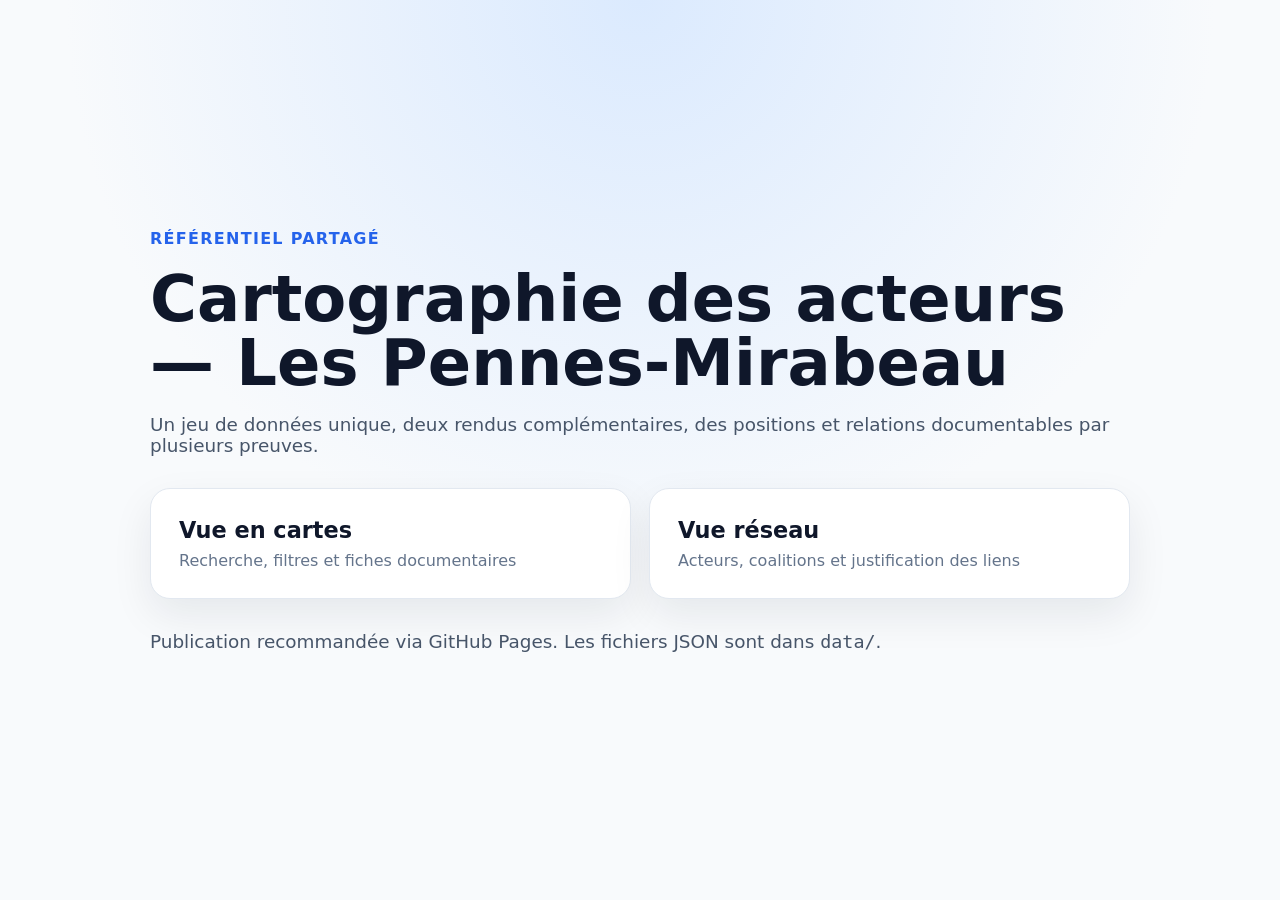
<file: index.html>
<!doctype html><html lang="fr"><head><meta charset="utf-8"><meta name="viewport" content="width=device-width,initial-scale=1"><title>Les Pennes-Mirabeau</title><link rel="stylesheet" href="assets/css/common.css"></head><body><main class="landing"><div class="hero"><span class="eyebrow">Référentiel partagé</span><h1>Cartographie des acteurs — Les Pennes-Mirabeau</h1><p>Un jeu de données unique, deux rendus complémentaires, des positions et relations documentables par plusieurs preuves.</p><div class="choices"><a class="choice" href="apps/cards/"><strong>Vue en cartes</strong><span>Recherche, filtres et fiches documentaires</span></a><a class="choice" href="apps/network/"><strong>Vue réseau</strong><span>Acteurs, coalitions et justification des liens</span></a></div><p class="notice">Publication recommandée via GitHub Pages. Les fichiers JSON sont dans <code>data/</code>.</p></div></main></body></html>
</file>
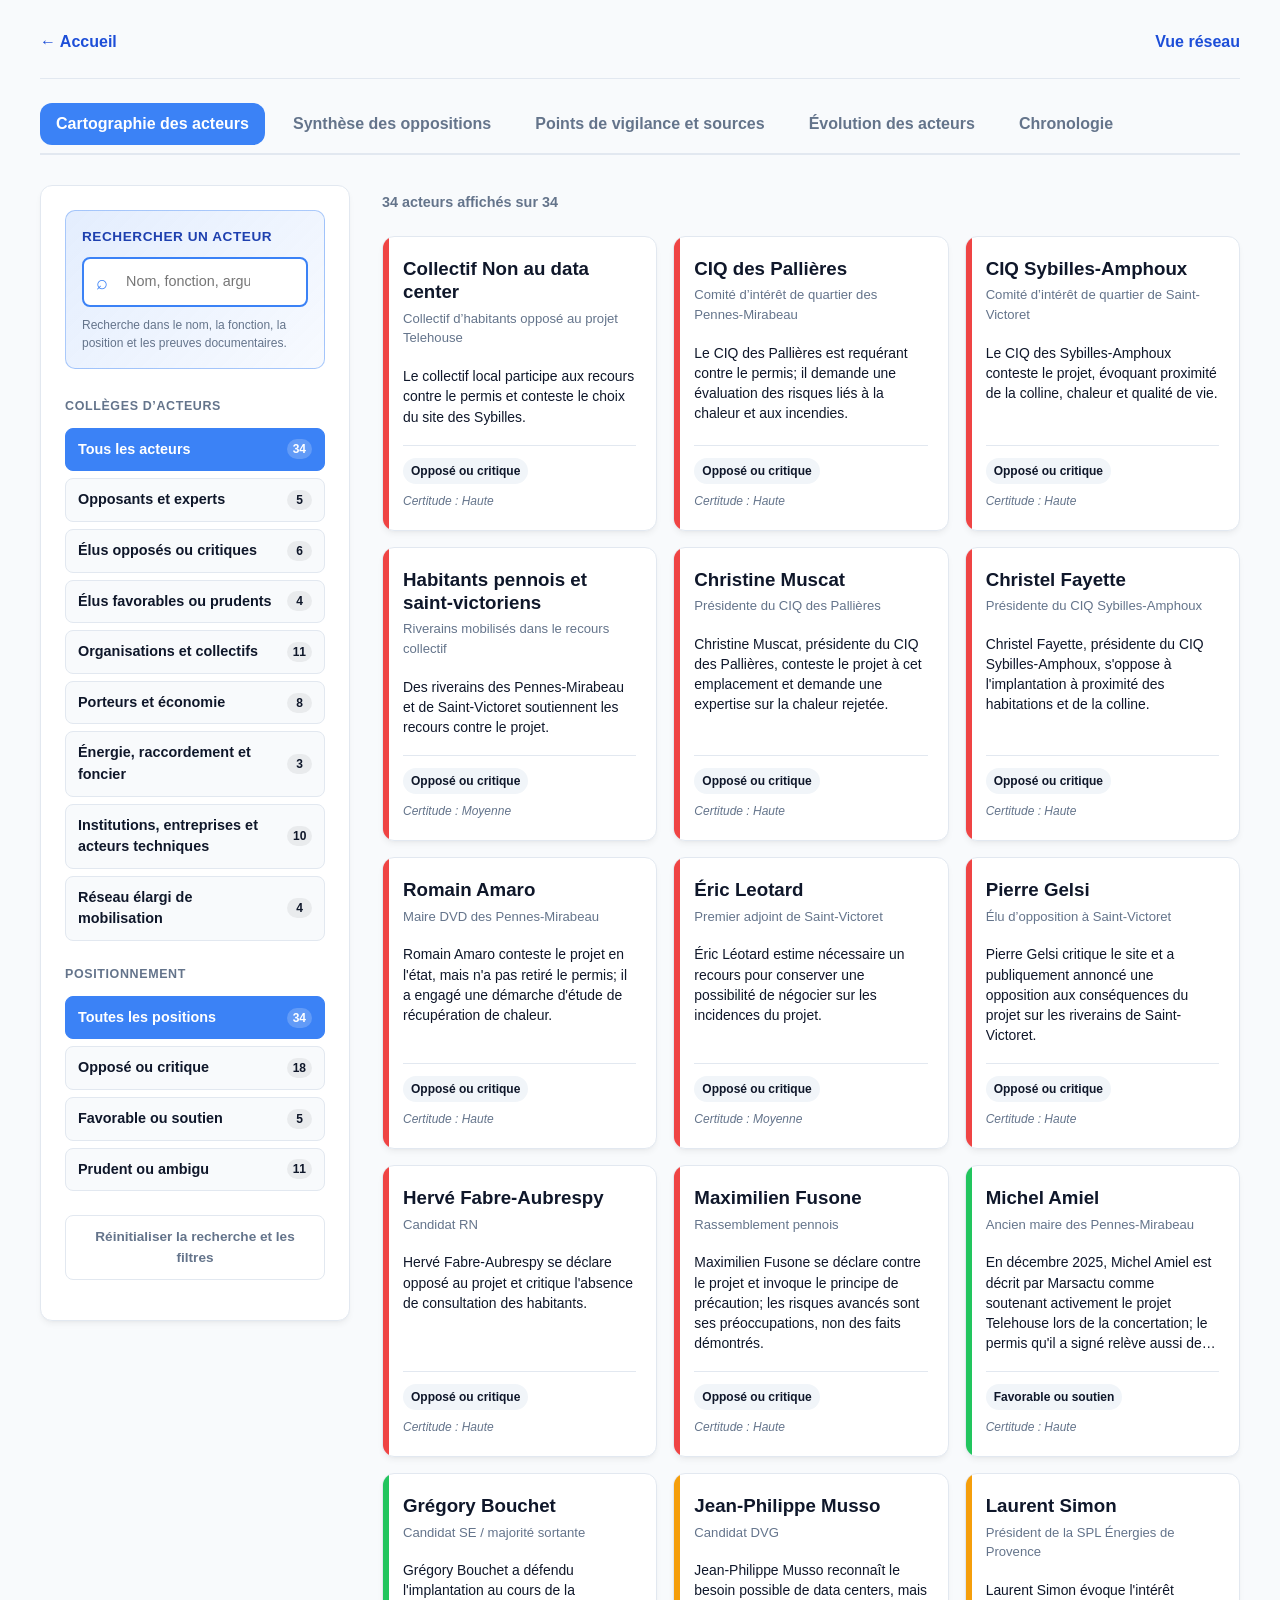
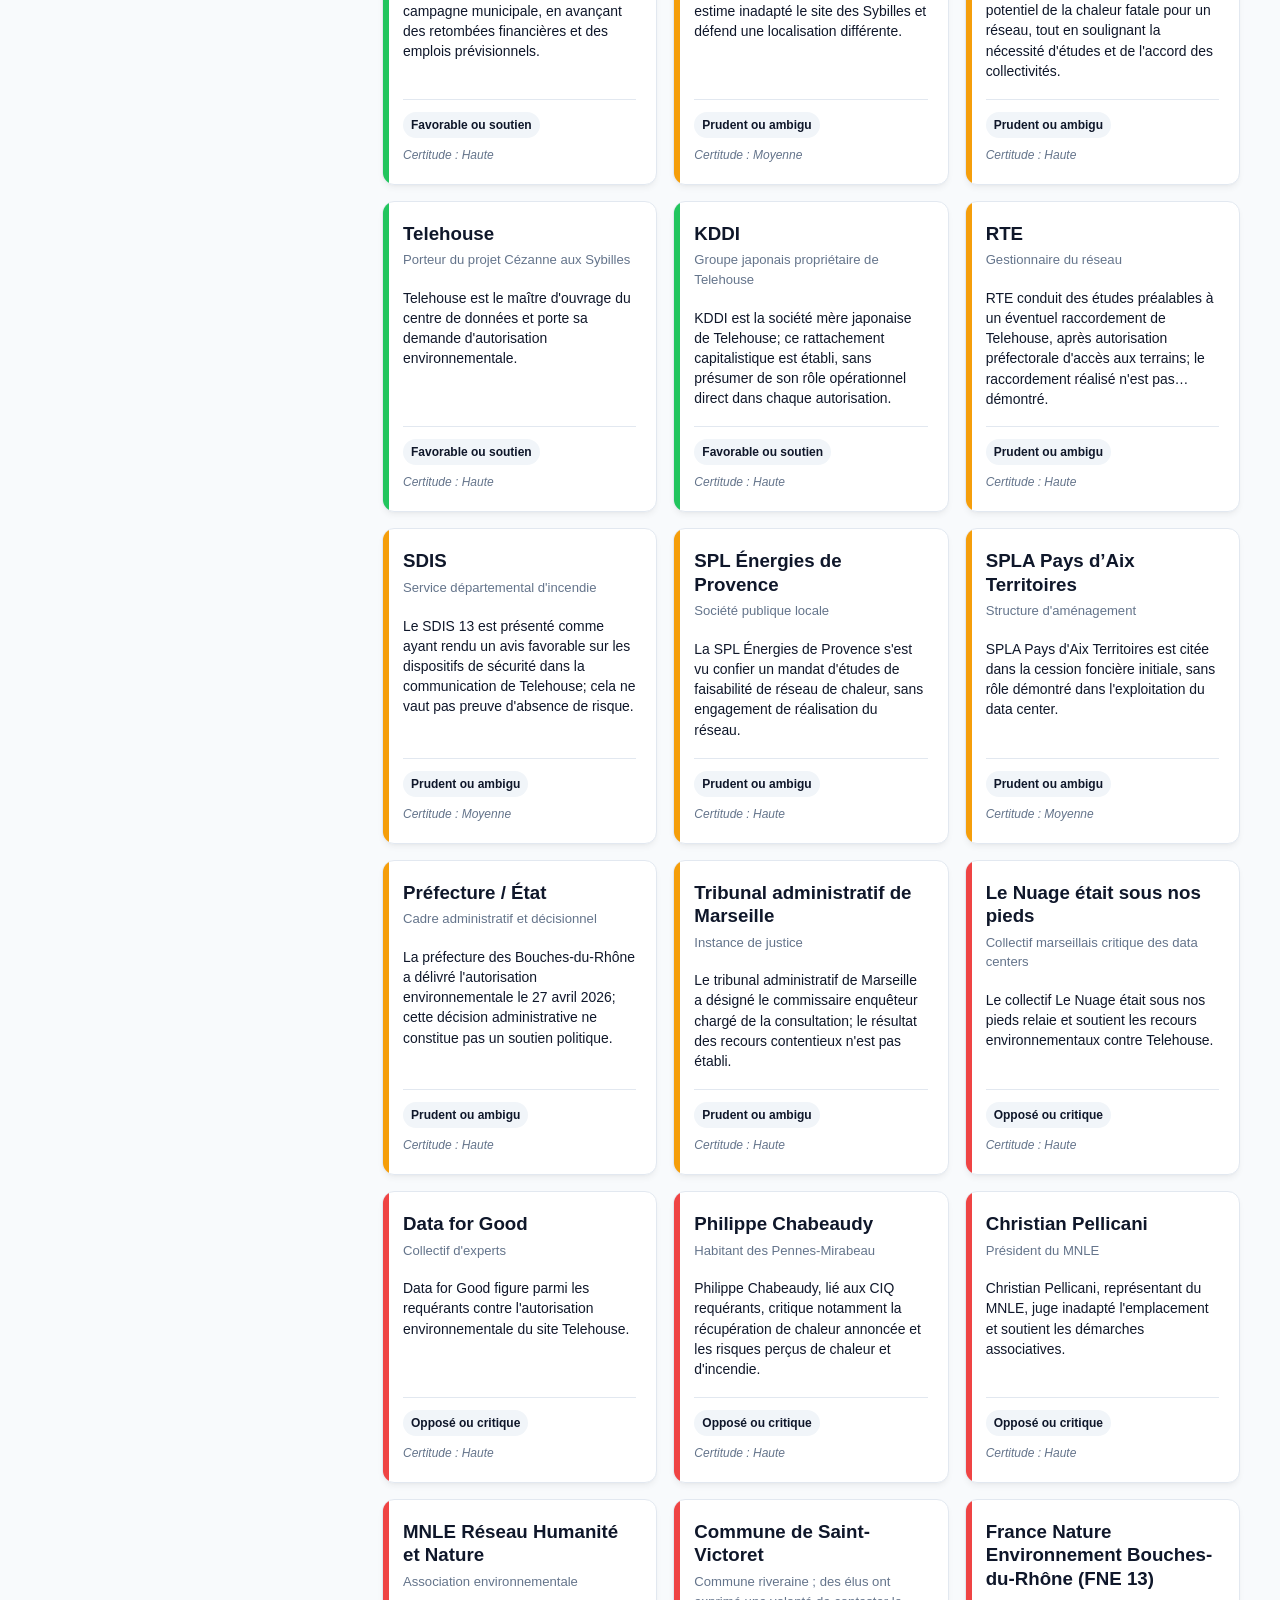
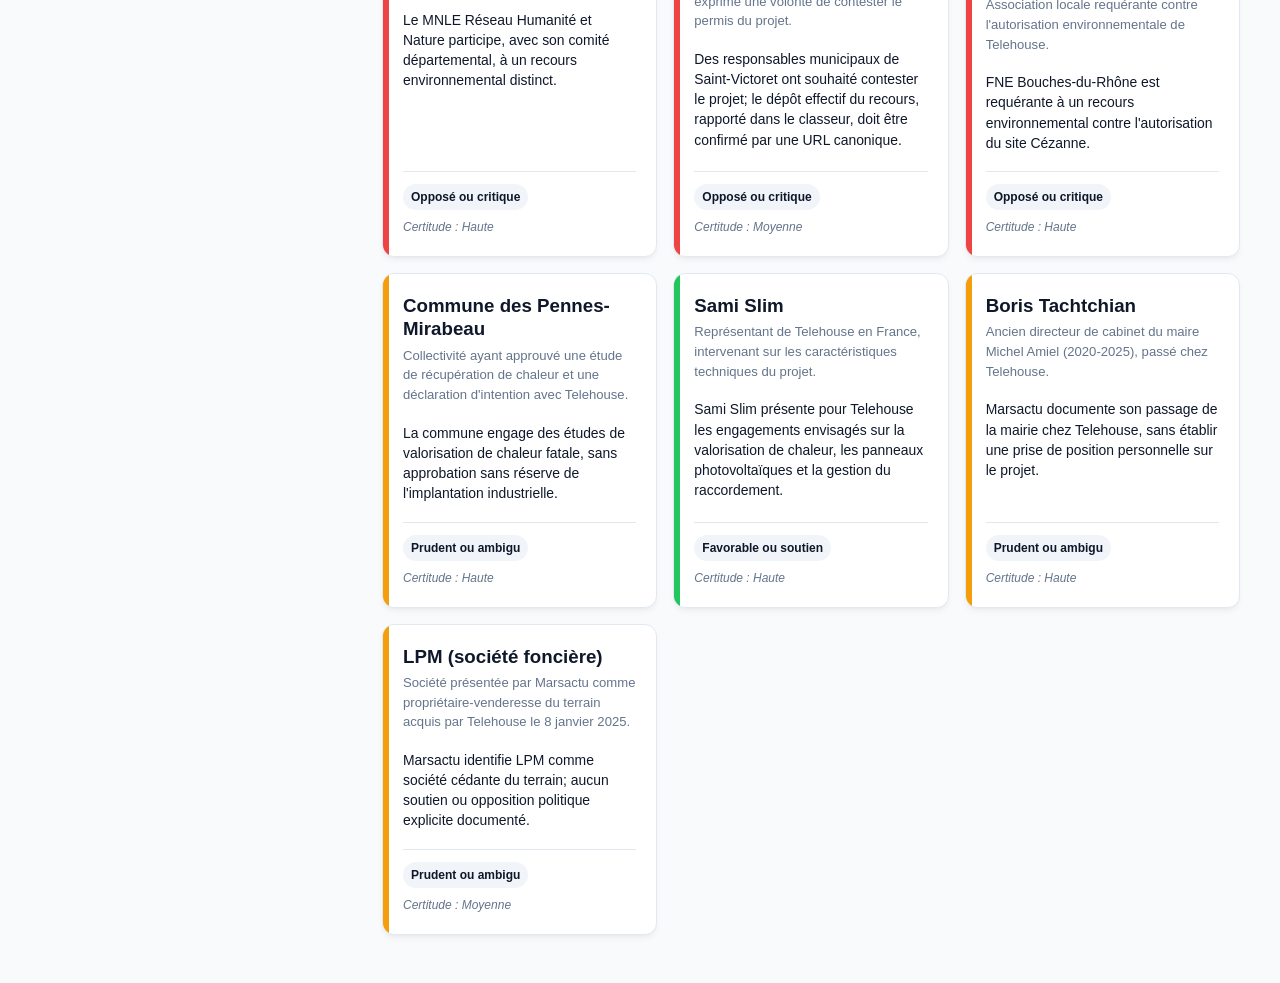
<file: apps/cards/index.html>
<!doctype html>
<html lang="fr">
<head>
  <meta charset="utf-8">
  <meta name="viewport" content="width=device-width,initial-scale=1">
  <title>Cartographie des acteurs — Les Pennes-Mirabeau</title>
  <link rel="stylesheet" href="../../assets/css/cards.css">
  <link rel="stylesheet" href="../../assets/css/evolution.css">
  <link rel="stylesheet" href="../../assets/css/chronology.css">
</head>
<body>
  <div class="page-shell">
    <header class="page-header">
      <div class="header-main">
        <a class="back-link" href="../../">← Accueil</a>
        <div class="header-copy"><h1 id="title"></h1><p id="subtitle"></p></div>
        <a class="switch" href="../network/">Vue réseau</a>
      </div>
    </header>
    <nav class="tabs" aria-label="Navigation principale">
      <button class="tab-btn active" type="button" data-tab="carto" aria-selected="true">Cartographie des acteurs</button>
      <button class="tab-btn" type="button" data-tab="griefs" aria-selected="false">Synthèse des oppositions</button>
      <button class="tab-btn" type="button" data-tab="vigilance" aria-selected="false">Points de vigilance et sources</button>
      <button class="tab-btn" type="button" data-tab="evolution" aria-selected="false">Évolution des acteurs
</button>
      <button class="tab-btn" type="button" data-tab="chronology" aria-selected="false">Chronologie</button>
    </nav>
    <section id="tab-carto" class="tab-content active">
      <main class="layout">
        <aside class="filters-sidebar">
          <div class="search-section">
            <label class="search-label" for="search">Rechercher un acteur</label>
            <div class="search-wrapper">
              <span class="search-icon" aria-hidden="true">⌕</span>
              <input id="search" class="search-input" type="search" placeholder="Nom, fonction, argument..." autocomplete="off" aria-describedby="search-help">
              <button id="clear-search" class="clear-search" type="button" aria-label="Effacer la recherche">×</button>
            </div>
            <p id="search-help" class="search-help">Recherche dans le nom, la fonction, la position et les preuves documentaires.</p>
          </div>
          <section class="filter-section"><h2>Collèges d’acteurs</h2><div id="categories"></div></section>
          <section class="filter-section"><h2>Positionnement</h2><div id="stances"></div></section>
          <button id="reset" class="reset-filters-btn" type="button">Réinitialiser la recherche et les filtres</button>
          <p class="data-notice" id="notice"></p>
        </aside>
        <section class="actors-area"><div class="results-summary"><p id="count" class="results-count" aria-live="polite"></p></div><div id="grid" class="grid"></div></section>
      </main>
    </section>
    <section id="tab-griefs" class="tab-content"><div id="griefs-grid" class="griefs-grid"></div></section>
    <section id="tab-vigilance" class="tab-content">
      <article class="list-card"><h2>Points de vigilance majeurs</h2><div id="vigilance-list"></div></article>
      <article class="list-card"><h2>Sources répertoriées</h2><div id="sources-list"></div></article>
    </section>
    <section id="tab-evolution" class="tab-content">
      <div id="evolution-root"></div>
</section>
    <section id="tab-chronology" class="tab-content"><div class="chronology-shell"><div id="chronology-list" class="chrono-grid"></div><article class="list-card"><h2>Repères techniques et état d’avancement</h2><div id="fact-sheet" class="chrono-grid"></div></article></div></section>
  </div>
  <dialog id="dialog"><button class="close" type="button" aria-label="Fermer">×</button><div id="detail"></div></dialog>
  <script type="module" src="../../assets/js/cards.js"></script>
</body>
</html>
</file>
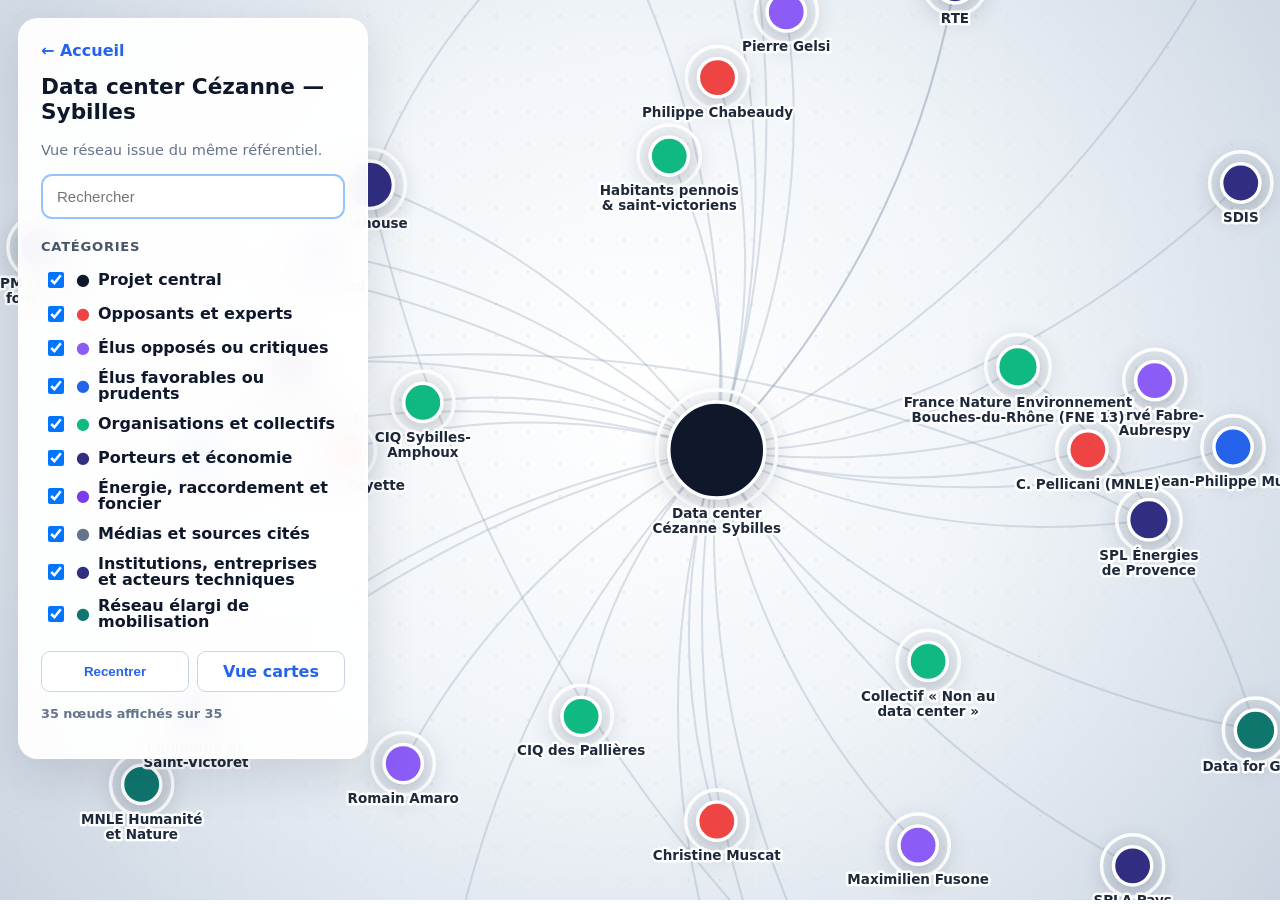
<file: apps/network/index.html>
<!doctype html><html lang="fr"><head><meta charset="utf-8"><meta name="viewport" content="width=device-width,initial-scale=1"><title>Vue réseau — Les Pennes-Mirabeau</title><link rel="stylesheet" href="../../assets/css/network.css"></head><body><div id="app"><svg id="svg"></svg><aside class="left"><a href="../../">← Accueil</a><h1>Data center Cézanne — Sybilles</h1><p>Vue réseau issue du même référentiel.</p><input id="search" type="search" placeholder="Rechercher"><h2>Catégories</h2><div id="filters"></div><div class="buttons"><button id="center">Recentrer</button><a href="../cards/">Vue cartes</a></div><p id="count"></p></aside><aside id="panel" class="right"><button id="close">×</button><div id="details"></div></aside><div id="tip"></div></div><script type="module" src="../../assets/js/network.js"></script></body></html>
</file>
<file: assets/css/common.css>
*{box-sizing:border-box}body{margin:0;font-family:Inter,system-ui,-apple-system,"Segoe UI",sans-serif;background:#f8fafc;color:#0f172a}a{color:inherit}.landing{min-height:100vh;display:grid;place-items:center;padding:32px;background:radial-gradient(circle at top,#dbeafe,#f8fafc 52%)}.hero{max-width:980px}.eyebrow{color:#2563eb;font-weight:800;text-transform:uppercase;letter-spacing:.08em}.hero h1{font-size:clamp(2.2rem,5vw,4.6rem);line-height:1;margin:.3em 0}.hero p{font-size:1.15rem;color:#475569}.choices{display:grid;grid-template-columns:repeat(2,minmax(0,1fr));gap:18px;margin:32px 0}.choice{display:flex;flex-direction:column;gap:8px;text-decoration:none;background:white;padding:28px;border-radius:20px;border:1px solid #e2e8f0;box-shadow:0 16px 40px rgba(15,23,42,.08);transition:.2s}.choice:hover{transform:translateY(-4px);border-color:#60a5fa}.choice strong{font-size:1.4rem}.choice span,.notice{color:#64748b}@media(max-width:700px){.choices{grid-template-columns:1fr}}
</file>
<file: assets/css/cards.css>
:root{--blue:#3b82f6;--blue-dark:#1d4ed8;--blue-light:#eff6ff;--border:#e2e8f0;--bg:#f8fafc;--text:#0f172a;--muted:#64748b;--radius:12px;--shadow:0 4px 6px -1px rgb(0 0 0/.05),0 2px 4px -2px rgb(0 0 0/.05)}
*{box-sizing:border-box}body{margin:0;background:var(--bg);color:var(--text);font-family:Inter,-apple-system,BlinkMacSystemFont,"Segoe UI",sans-serif;line-height:1.5}.page-shell{width:min(1200px,calc(100% - 48px));margin:0 auto;padding-bottom:48px}.page-header{margin-bottom:24px;border-bottom:1px solid var(--border);padding:30px 0 24px}.header-main{display:flex;align-items:center;gap:24px}.header-copy{flex:1;min-width:0}.header-copy h1{margin:0 0 6px;font-size:clamp(1.8rem,3vw,2.25rem);font-weight:800;letter-spacing:-.025em}.header-copy p{max-width:950px;margin:0;color:var(--muted);font-size:1.05rem}.back-link,.switch{flex:0 0 auto;color:var(--blue-dark);font-weight:700;text-decoration:none}.back-link:hover,.switch:hover{text-decoration:underline}.tabs{display:flex;flex-wrap:wrap;gap:12px;margin-bottom:30px;border-bottom:2px solid var(--border);padding-bottom:8px}.tab-btn{border:0;border-radius:var(--radius);padding:9px 16px;background:transparent;color:var(--muted);font:inherit;font-weight:700;cursor:pointer;transition:.2s}.tab-btn:hover{background:var(--border);color:var(--text)}.tab-btn.active{background:var(--blue);color:#fff}.tab-btn:focus-visible{outline:3px solid rgb(59 130 246/.3);outline-offset:2px}.tab-content{display:none;animation:fade-in .2s ease-out}.tab-content.active{display:block}@keyframes fade-in{from{opacity:0;transform:translateY(4px)}to{opacity:1;transform:none}}.layout{display:grid;grid-template-columns:310px minmax(0,1fr);gap:32px;align-items:start}.filters-sidebar{position:sticky;top:24px;min-width:0;border:1px solid var(--border);border-radius:var(--radius);padding:24px;background:#fff;box-shadow:var(--shadow)}.actors-area{min-width:0}.results-summary{display:flex;align-items:center;min-height:35px;margin-bottom:16px}.results-count{margin:0;color:var(--muted);font-size:.9rem;font-weight:700}.search-section{margin-bottom:28px;border:1px solid rgb(59 130 246/.4);border-radius:10px;padding:16px;background:linear-gradient(135deg,rgb(59 130 246/.14),rgb(59 130 246/.04))}.search-label{display:block;margin-bottom:10px;color:#1e40af;font-size:.85rem;font-weight:800;letter-spacing:.04em;text-transform:uppercase}.search-wrapper{position:relative}.search-icon{position:absolute;top:50%;left:14px;z-index:1;transform:translateY(-50%);color:var(--blue);font-size:1.25rem;pointer-events:none}.search-input{width:100%;min-height:48px;border:2px solid var(--blue);border-radius:8px;outline:0;padding:12px 42px;background:#fff;color:var(--text);font:inherit;font-size:.9rem;font-weight:500;transition:.2s}.search-input:focus{border-color:var(--blue-dark);box-shadow:0 0 0 4px rgb(59 130 246/.18)}.clear-search{position:absolute;top:50%;right:10px;display:none;align-items:center;justify-content:center;width:28px;height:28px;transform:translateY(-50%);border:0;border-radius:50%;background:var(--border);color:var(--muted);font-size:1rem;font-weight:800;cursor:pointer}.clear-search.visible{display:inline-flex}.search-help{margin:9px 0 0;color:var(--muted);font-size:.75rem}.filter-section{margin-bottom:24px}.filter-section h2{margin:0 0 12px;color:var(--muted);font-size:.78rem;letter-spacing:.05em;text-transform:uppercase}.filter{display:flex;align-items:center;justify-content:space-between;gap:12px;width:100%;margin:7px 0;border:1px solid var(--border);border-radius:8px;padding:10px 12px;background:var(--bg);color:var(--text);font:inherit;font-size:.9rem;font-weight:600;text-align:left;cursor:pointer;transition:.2s}.filter:hover,.filter.active{border-color:var(--blue);background:var(--blue);color:#fff}.filter b{min-width:25px;border-radius:10px;padding:1px 6px;background:rgb(0 0 0/.06);font-size:.75rem;text-align:center}.filter:hover b,.filter.active b{background:rgb(255 255 255/.2)}.reset-filters-btn{width:100%;border:1px solid var(--border);border-radius:8px;padding:11px;background:#fff;color:var(--muted);font:inherit;font-size:.85rem;font-weight:700;cursor:pointer}.reset-filters-btn:hover{border-color:var(--blue);background:var(--blue-light);color:var(--blue-dark)}.data-notice{margin:16px 0 0;color:var(--muted);font-size:.75rem}.grid{display:grid;grid-template-columns:repeat(auto-fill,minmax(220px,1fr));gap:16px}.card{position:relative;display:flex;flex-direction:column;min-width:0;min-height:240px;overflow:hidden;border:1px solid var(--border);border-radius:var(--radius);padding:20px;background:#fff;box-shadow:var(--shadow);cursor:pointer;transition:.2s}.card:before{content:"";position:absolute;inset:0 auto 0 0;width:6px;background:var(--stance)}.card:hover{transform:translateY(-4px);box-shadow:0 10px 15px -3px rgb(0 0 0/.1)}.card h3{margin:0 0 5px;line-height:1.25;overflow-wrap:anywhere}.role,.muted{color:var(--muted)}.role{font-size:.82rem}.position{display:-webkit-box;flex:1;margin:18px 0;overflow:hidden;font-size:.87rem;line-height:1.45;-webkit-line-clamp:5;-webkit-box-orient:vertical}.footer{display:flex;flex-direction:column;align-items:flex-start;gap:8px;margin-top:auto;border-top:1px solid var(--border);padding-top:12px;font-size:.75rem}.badge{display:inline-flex;border-radius:999px;padding:4px 8px;background:#f1f5f9;font-weight:800}.footer span:last-child{display:block;color:var(--muted);font-style:italic;text-align:left}.griefs-grid{display:grid;grid-template-columns:repeat(auto-fit,minmax(380px,1fr));gap:24px}.grief-card,.list-card{border:1px solid var(--border);border-radius:var(--radius);padding:28px;background:#fff;box-shadow:var(--shadow)}.grief-card h2,.list-card h2{margin:0 0 16px}.grief-card h2{font-size:1.25rem}.grief-card p{margin:0;color:#334155;line-height:1.65}.list-card{margin-bottom:24px}.vigilance-item,.source-item{padding:16px 0;border-bottom:1px solid var(--border)}.vigilance-item:last-child,.source-item:last-child{border-bottom:0}.vigilance-item h3,.source-item h3{margin:0 0 6px;font-size:1rem}.vigilance-item p{margin:0;color:#475569}.source-meta{color:var(--muted);font-size:.8rem}.source-link{color:var(--blue-dark);font-weight:700}.source-status{display:inline-flex;margin-top:7px;border-radius:999px;padding:3px 8px;background:#fef3c7;color:#92400e;font-size:.75rem;font-weight:700}dialog{width:min(760px,calc(100% - 28px));max-height:calc(100vh - 40px);overflow:auto;border:0;border-radius:20px;padding:28px;box-shadow:0 30px 80px rgb(15 23 42/.35)}dialog::backdrop{background:rgb(15 23 42/.6)}.close{float:right;width:34px;height:34px;border:0;border-radius:50%;background:var(--border);cursor:pointer}.proof{margin:10px 0;border-left:4px solid var(--blue);border-radius:8px;padding:12px;background:var(--bg)}.relation{margin:8px 0;border:1px solid var(--border);border-radius:10px;padding:12px}.relation button{border:0;background:none;color:var(--blue-dark);font-weight:800;cursor:pointer}@media(max-width:900px){.page-shell{width:min(100% - 32px,1200px)}.header-main{align-items:flex-start;flex-wrap:wrap}.layout{grid-template-columns:1fr}.filters-sidebar{position:static}.griefs-grid{grid-template-columns:1fr}}@media(max-width:650px){.page-shell{width:min(100% - 24px,1200px)}.tab-btn{flex:1 1 100%}.grid{grid-template-columns:1fr}.footer{flex-direction:column}.footer span:last-child{text-align:left}}
</file>
<file: assets/css/evolution.css>
/* Styles isolés de l'onglet Évolution */
.evolution-app { display: grid; gap: 22px; }
.evolution-top { display: flex; align-items: center; justify-content: space-between; gap: 20px; flex-wrap: wrap; }
.evolution-top h2 { margin: 0 0 4px; font-size: 1.55rem; }
.evolution-top p { margin: 0; color: var(--muted, #64748b); }
.evolution-modes { display: flex; gap: 5px; padding: 5px; border-radius: 12px; background: #e2e8f0; }
.evolution-modes button { border: 0; padding: 10px 16px; border-radius: 9px; cursor: pointer; background: transparent; color: #475569; font-weight: 700; }
.evolution-modes button.is-active { background: #fff; color: #1d4ed8; box-shadow: 0 2px 5px #0f172a16; }
.evolution-metrics { display: grid; grid-template-columns: repeat(3, minmax(0, 1fr)); gap: 12px; }
.evolution-metric, .evolution-panel { background: #fff; border: 1px solid var(--border, #e2e8f0); border-radius: 12px; box-shadow: var(--shadow, 0 3px 8px #0f172a0a); }
.evolution-metric { padding: 18px; display: grid; gap: 5px; }
.evolution-metric span { font-size: .85rem; color: var(--muted, #64748b); }
.evolution-metric strong { font-size: 2rem; font-variant-numeric: tabular-nums; }
.evolution-panel { padding: 24px; min-width: 0; }
.evolution-section-title { display: flex; justify-content: space-between; align-items: center; gap: 18px; flex-wrap: wrap; margin-bottom: 18px; }
.evolution-section-title h3 { margin: 0; font-size: 1.1rem; }
.evolution-section-title label { display: flex; align-items: center; gap: 8px; color: #475569; font-size: .85rem; font-weight: 600; }
.evolution-section-title select, .evolution-section-title input { padding: 9px 12px; border: 1px solid #cbd5e1; border-radius: 9px; background: #fff; color: #0f172a; font: inherit; min-width: 160px; }
.evolution-chart { width: 100%; overflow-x: auto; }
.evolution-chart svg { display: block; height: auto; max-height: 400px; }
.evolution-legend { display: flex; flex-wrap: wrap; gap: 9px; margin-top: 16px; }
.evolution-legend-button { display: inline-flex; align-items: center; gap: 7px; border: 1px solid #cbd5e1; border-radius: 999px; padding: 6px 10px; background: #fff; color: #64748b; font-size: .82rem; cursor: pointer; opacity: .5; }
.evolution-legend-button.is-on { opacity: 1; color: #0f172a; }
.evolution-swatch { display: inline-block; flex-shrink: 0; width: 12px; height: 12px; border-radius: 3px; }
.evolution-hint { font-size: .83rem; color: var(--muted, #64748b); }
.evolution-roster { display: grid; gap: 9px; }
.evolution-person { display: flex; align-items: flex-start; gap: 12px; padding: 12px; border-radius: 9px; border: 1px solid #e2e8f0; }
.evolution-person .evolution-swatch { margin-top: 5px; }
.evolution-person strong { display: block; font-size: .92rem; }
.evolution-person small { display: block; color: #64748b; margin-top: 3px; line-height: 1.45; }
.evolution-warning { color: #92400e; font-size: .85rem; }
.evolution-empty h2 { margin-top: 0; }
@media (max-width: 650px) {
  .evolution-metrics { grid-template-columns: 1fr; }
  .evolution-panel { padding: 15px; } 
  .evolution-section-title { align-items: stretch; flex-direction: column; }
  .evolution-section-title input { width: 100%; }
}
</file>
<file: assets/css/chronology.css>
/* Chronologie dans la charte des cartes Châteauroux existantes. */
.chronology-shell{max-width:1550px;margin:0 auto;padding:25px 4vw 55px}
.chrono-grid{display:grid;grid-template-columns:repeat(auto-fill,minmax(340px,1fr));gap:18px}
.chrono-card{border:1px solid #e2e8f0;background:white;border-radius:16px;padding:22px;box-shadow:0 6px 22px #0f172a0b;line-height:1.5}
.chrono-card h3{font-size:1.08rem;margin:8px 0}.chrono-card p{margin:8px 0}.chrono-card small{display:block;border-top:1px solid #e2e8f0;margin-top:14px;padding-top:10px;line-height:1.6}
.chrono-card small a{color:#2563eb}.chrono-date{font-size:.76rem;font-weight:800;color:#2563eb}.chrono-card.future .chrono-date{color:#b45309}
.chronology-shell>.list-card{margin-top:26px}
</file>
<file: assets/css/network.css>
*{box-sizing:border-box}body{margin:0;font-family:Inter,system-ui,-apple-system,"Segoe UI",sans-serif;overflow:hidden;color:#0f172a}#app{width:100vw;height:100vh;background:radial-gradient(circle at 50% 44%,#fff 0,#f1f5f9 44%,#cbd5e1 100%);position:relative}#app:before{content:"";position:absolute;inset:0;background-image:radial-gradient(#94a3b8 1px,transparent 1px);background-size:32px 32px;opacity:.22;pointer-events:none}svg{position:relative;width:100%;height:100%;cursor:grab}.left,.right{position:absolute;top:18px;background:#fffffff0;backdrop-filter:blur(16px);border:1px solid #ffffffcc;border-radius:20px;box-shadow:0 16px 50px #0f172a22;padding:22px;z-index:5}.left{left:18px;width:350px;max-height:calc(100vh - 36px);overflow:auto}.right{right:18px;width:430px;max-height:calc(100vh - 36px);overflow:auto;transform:translateX(120%);opacity:0;pointer-events:none;transition:transform .3s,opacity .3s}.right.active{transform:none;opacity:1;pointer-events:auto}.left>a{color:#2563eb;font-weight:750;text-decoration:none}.left h1{font-size:1.35rem;margin:14px 0 4px}.left>p{color:#64748b;font-size:.91rem;line-height:1.45}.left input{width:100%;padding:12px 14px;border:2px solid #93c5fd;border-radius:11px;font-size:.94rem}.left h2{font-size:.82rem;text-transform:uppercase;letter-spacing:.055em;color:#475569;margin:20px 0 9px}.check{display:grid;grid-template-columns:20px 14px minmax(0,1fr);align-items:center;column-gap:8px;min-height:34px;padding:5px 7px;border-radius:8px;font-size:.94rem;font-weight:600;line-height:1.25}.check:hover{background:#f1f5f9}.check input{width:16px;height:16px;margin:0}.check span{font-size:1rem;line-height:1}.buttons{display:flex;gap:8px;margin-top:16px}.buttons button,.buttons a{flex:1;padding:10px;text-align:center;border:1px solid #cbd5e1;border-radius:9px;background:white;text-decoration:none;color:#2563eb;font-weight:750}.right>button{float:right;border:0;border-radius:50%;width:34px;height:34px;font-size:1.1rem}.node{cursor:pointer;transition:opacity .22s}.node circle{stroke:#fff;stroke-width:3.5;filter:drop-shadow(0 5px 9px #0f172a3b);transition:transform .22s,filter .22s,stroke .22s,stroke-width .22s}.node text{font-size:13.5px;font-weight:800;text-anchor:middle;paint-order:stroke fill;stroke:#fffffff2;stroke-width:5px;stroke-linejoin:round;fill:#1e293b;pointer-events:none;transition:font-size .22s,opacity .22s}.node:hover circle,.node.active circle{transform:scale(1.2);stroke:#0f172a;stroke-width:4.5;filter:drop-shadow(0 8px 15px #0f172a55)}.node:hover text,.node.active text{font-size:15px}.node.dimmed{opacity:.12}.link{fill:none;stroke:#94a3b8;stroke-opacity:.34;stroke-width:2;cursor:pointer;transition:stroke .2s,stroke-opacity .2s,stroke-width .2s}.link:hover,.link.active{stroke:#2563eb;stroke-opacity:.95;stroke-width:4}.link.dimmed{stroke-opacity:.035}.hidden{display:none}.proof,.relationBox{padding:12px;margin:9px 0;background:#f8fafc;border-radius:9px;border-left:4px solid #2563eb;line-height:1.45}.right a{color:#2563eb}#tip{position:absolute;display:none;z-index:20;max-width:330px;background:#0f172af2;color:white;padding:10px 13px;border-radius:10px;font-size:.84rem;line-height:1.35;pointer-events:none;box-shadow:0 12px 30px #0f172a55}#tip strong{display:block;font-size:.92rem;margin-bottom:3px}#tip small{color:#cbd5e1}#count{font-size:.8rem;font-weight:700;color:#64748b}@media(max-width:780px){.left{width:calc(100% - 36px);max-height:40vh;top:auto;bottom:18px}.right{width:calc(100% - 36px);max-height:56vh}.node text{font-size:12px}}
</file>
